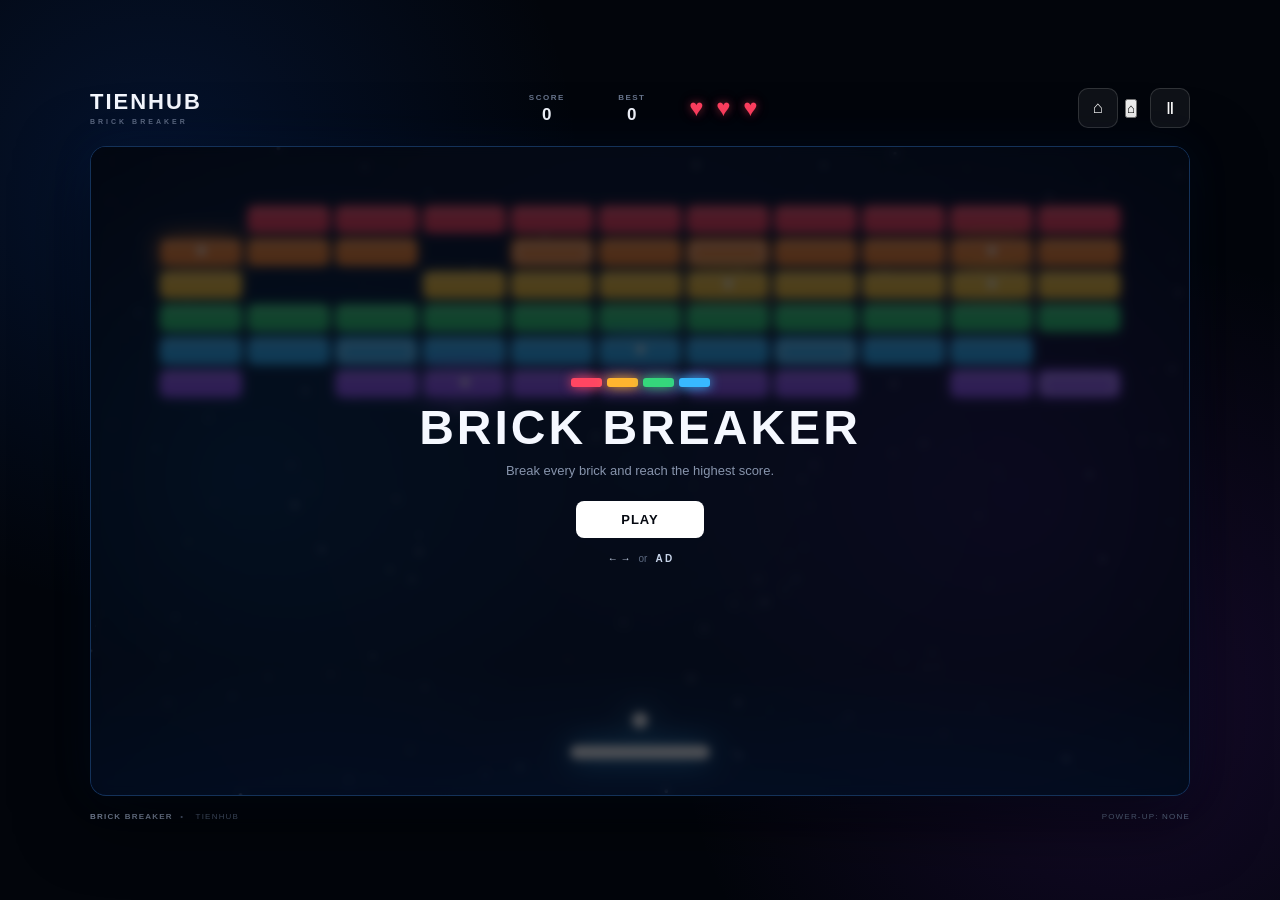
<file: mini-games/brick-breaker/index.html>
<!DOCTYPE html>
<html lang="en">
<head>
    <meta charset="UTF-8">

    <meta
        name="viewport"
        content="width=device-width, initial-scale=1.0"
    >

    <title>TienHub - Brick Breaker</title>

    <!-- QUAN TRỌNG: style.css nằm cùng thư mục -->
    <link rel="stylesheet" href="./style.css">
</head>

<body>

<div class="game-wrapper">

    <!-- =========================
         TOP BAR
    ========================== -->

    <header class="topbar">

        <div class="brand">
            <div>TIENHUB</div>
            <small>BRICK BREAKER</small>
        </div>


        <div class="stats">

            <div class="stat">
                <small>SCORE</small>
                <strong id="score">0</strong>
            </div>

            <div class="stat">
                <small>BEST</small>
                <strong id="best">0</strong>
            </div>

            <div class="stat hearts-stat">
                <strong id="lives">♥ ♥ ♥</strong>
            </div>

        </div>


        <div class="top-actions">

            <button
                id="menuBtn"
                class="icon-btn"
                type="button"
                title="Back to Menu"
            >
                ⌂
            </button>

            <button
                id="pauseBtn"
                class="icon-btn"
                type="button"
                title="Pause"
            >
                Ⅱ
            </button>

        </div>

    </header>


    <!-- =========================
         GAME
    ========================== -->

    <main class="game-shell">

        <canvas
            id="gameCanvas"
            width="1100"
            height="650"
        ></canvas>


        <!-- GAME OVERLAY -->

        <div
            id="overlay"
            class="overlay"
        >

            <div class="menu-card">

                <div class="mini-bricks">
                    <span></span>
                    <span></span>
                    <span></span>
                    <span></span>
                </div>


                <h1 id="menuTitle">
                    BRICK BREAKER
                </h1>


                <p id="menuText">
                    Break every brick and reach the highest score.
                </p>


                <button
                    id="playBtn"
                    class="play-btn"
                    type="button"
                >
                    PLAY
                </button>


                <div class="controls">
                    <span>← →</span>
                    <span>or</span>
                    <span>A D</span>
                </div>

            </div>

        </div>

    </main>


    <!-- =========================
         FOOTER
    ========================== -->

    <footer>

        <div>
            <b>BRICK BREAKER</b>
            <span>•</span>
            <span>TIENHUB</span>
        </div>


        <div id="powerText">
            POWER-UP: NONE
        </div>

    </footer>

</div>


<script src="./main.js"></script>

</body>
</html>
</file>
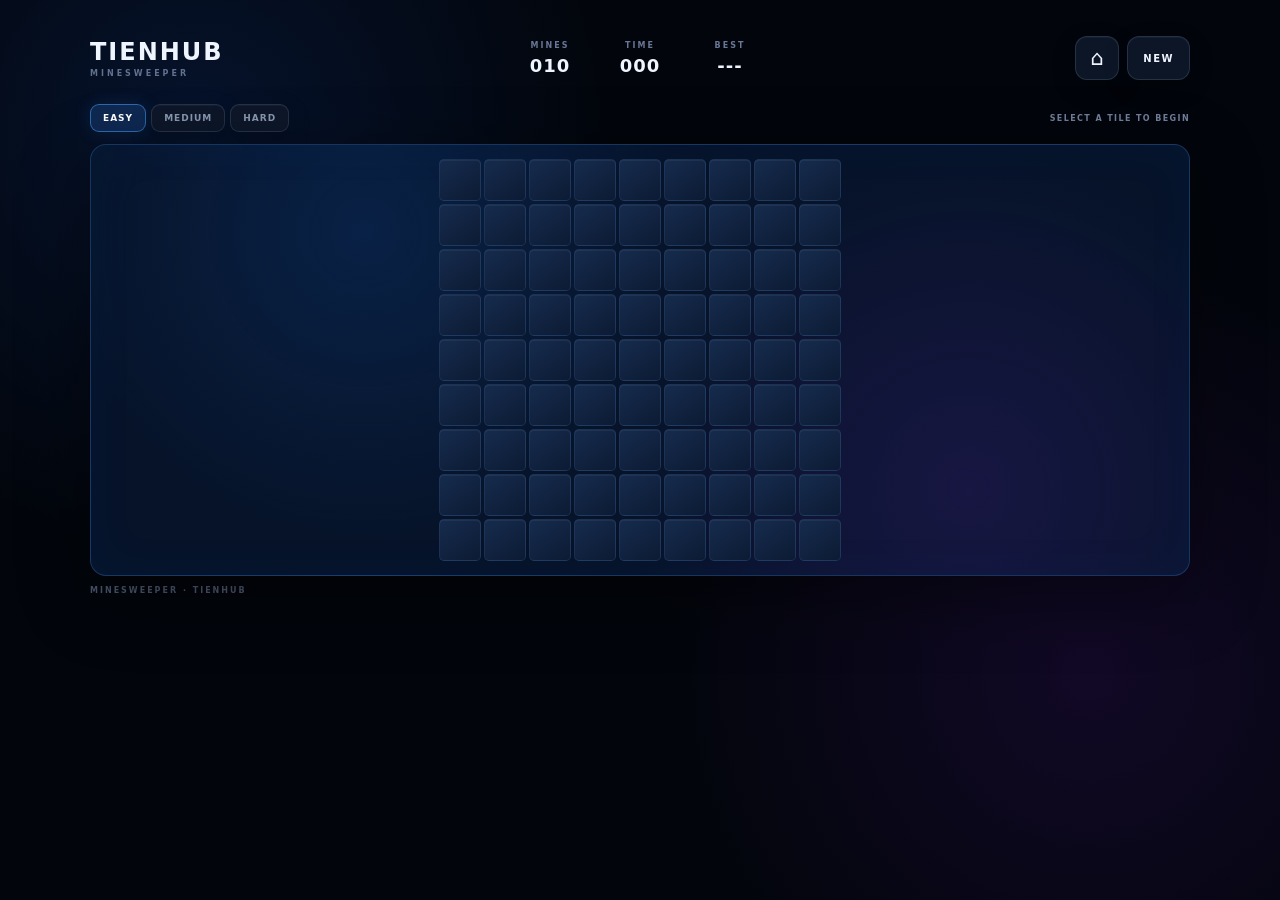
<file: mini-games/minesweeper/index.html>
<!DOCTYPE html>
<html lang="en">
<head>
  <meta charset="UTF-8">
  <meta name="viewport" content="width=device-width,initial-scale=1,viewport-fit=cover,user-scalable=no">
  <title>TienHub - Minesweeper</title>
  <link rel="stylesheet" href="style.css">
</head>
<body>
  <main class="game-wrapper">
    <header class="topbar">
      <div class="brand">
        <strong>TIENHUB</strong>
        <span>MINESWEEPER</span>
      </div>

      <div class="stats">
        <div class="stat">
          <small>MINES</small>
          <strong id="mineCount">010</strong>
        </div>
        <div class="stat">
          <small>TIME</small>
          <strong id="timer">000</strong>
        </div>
        <div class="stat">
          <small>BEST</small>
          <strong id="best">---</strong>
        </div>
      </div>

      <div class="actions">
        <button id="menuBtn" class="icon-btn" title="Back to Menu">⌂</button>
        <button id="newBtn" class="new-btn">NEW</button>
      </div>
    </header>

    <section class="controlbar">
      <div class="difficulty" id="difficulty">
        <button data-level="easy" class="active">EASY</button>
        <button data-level="medium">MEDIUM</button>
        <button data-level="hard">HARD</button>
      </div>
      <div class="status" id="status">SELECT A TILE TO BEGIN</div>
    </section>

    <section class="board-shell">
      <div id="board" class="board" aria-label="Minesweeper grid"></div>
      <div id="overlay" class="overlay hidden">
        <div class="result-card">
          <div id="resultIcon" class="result-icon">💥</div>
          <h1 id="resultTitle">GAME OVER</h1>
          <p id="resultText">You hit a mine.</p>
          <button id="againBtn" class="play-btn">PLAY AGAIN</button>
        </div>
      </div>
    </section>

    <p class="mobile-help">Tap to reveal · Press and hold to flag</p>
    <footer>MINESWEEPER · TIENHUB</footer>
  </main>

  <script src="main.js"></script>
</body>
</html>
</file>
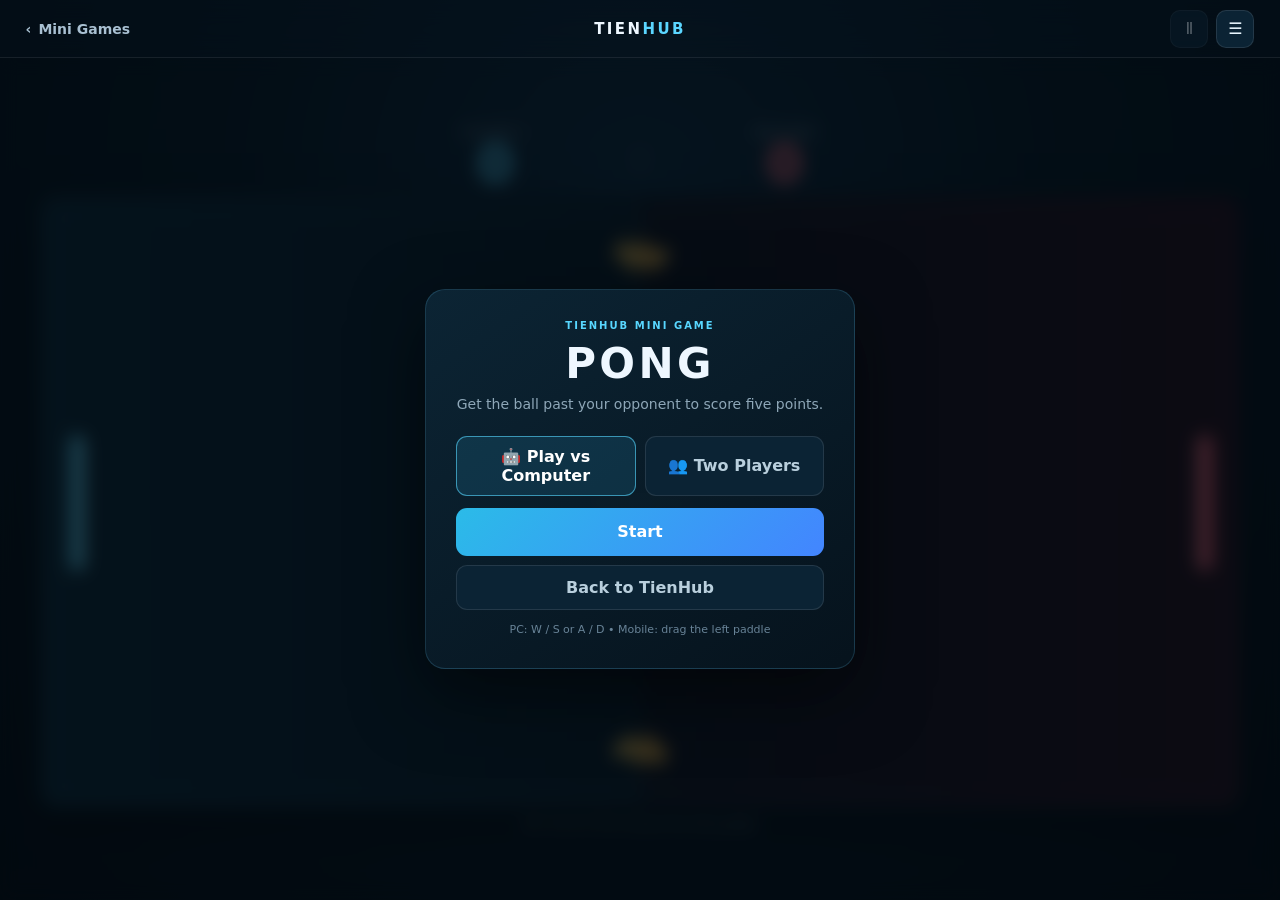
<file: mini-games/pong/index.html>
<!DOCTYPE html>
<html lang="en">
<head>
  <meta charset="UTF-8">
  <meta name="viewport" content="width=device-width,initial-scale=1,maximum-scale=1,user-scalable=no,viewport-fit=cover">
  <meta name="theme-color" content="#061522">
  <title>Pong - TienHub</title>
  <link rel="stylesheet" href="style.css">
</head>
<body>
  <main class="pong-app">
    <header class="game-topbar">
      <a class="back-btn" id="backBtn" href="../../pages/mini-game.html" aria-label="Back to Mini Games">‹ <span>Mini Games</span></a>
      <div class="brand">TIEN<span>HUB</span></div>
      <div class="top-actions">
        <button id="pauseBtn" type="button" disabled>Ⅱ</button>
        <button id="menuBtn" type="button">☰</button>
      </div>
    </header>

    <section class="game-shell">
      <div class="scoreboard" aria-live="polite">
        <div class="score-block player-one"><span>PLAYER 1</span><strong id="scoreLeft">0</strong></div>
        <div class="score-divider">:</div>
        <div class="score-block player-two"><span id="rightLabel">PLAYER 2</span><strong id="scoreRight">0</strong></div>
      </div>

      <div class="canvas-wrap" id="canvasWrap">
        <canvas id="pongCanvas" aria-label="Pong Court"></canvas>
        <div class="touch-label left-touch">P1<br><small>drag up / down</small></div>
        <div class="touch-label right-touch">P2<br><small>drag up / down</small></div>
      </div>

      <div class="game-hint" id="gameHint">P1: W / S or A / D &nbsp; • &nbsp; P2: ↑ / ↓ or ← / →</div>

      <div class="menu-panel" id="menuPanel">
        <div class="menu-card">
          <div class="menu-eyebrow">TIENHUB MINI GAME</div>
          <h1>PONG</h1>
          <p>Get the ball past your opponent to score five points.</p>
          <div class="mode-grid">
            <button class="mode-btn active" data-mode="ai" type="button">🤖 Play vs Computer</button>
            <button class="mode-btn" data-mode="2p" type="button">👥 Two Players</button>
          </div>
          <button class="primary-btn" id="startBtn" type="button">Start</button>
          <button class="secondary-btn hub-menu-btn" id="hubMenuBtn" type="button">Back to TienHub</button>
          <div class="controls-note" id="controlsNote">Desktop: W / S &nbsp; • &nbsp; Mobile: drag the left paddle</div>
        </div>
      </div>

      <div class="pause-panel" id="pausePanel" hidden>
        <div class="small-panel">
          <div class="menu-eyebrow">PAUSED</div>
          <h2>Game Paused</h2>
          <button class="primary-btn" id="resumeBtn" type="button">Continue</button>
          <button class="secondary-btn" id="restartBtn" type="button">Play Again</button>
        </div>
      </div>

      <div class="result-panel" id="resultPanel" hidden>
        <div class="small-panel">
          <div class="menu-eyebrow">GAME OVER</div>
          <h2 id="resultTitle">PLAYER 1 WINS</h2>
          <p id="resultScore">5 : 3</p>
          <button class="primary-btn" id="againBtn" type="button">Play Again</button>
          <button class="secondary-btn" id="resultMenuBtn" type="button">Back to Pong Menu</button>
        </div>
      </div>

      <div class="rotate-panel" id="rotatePanel">
        <div>
          <div class="rotate-icon">↻</div>
          <h2>Rotate Your Phone</h2>
          <p>Pong works best in landscape mode.</p>
        </div>
      </div>
    </section>
  </main>
  <script src="main.js"></script>
</body>
</html>
</file>
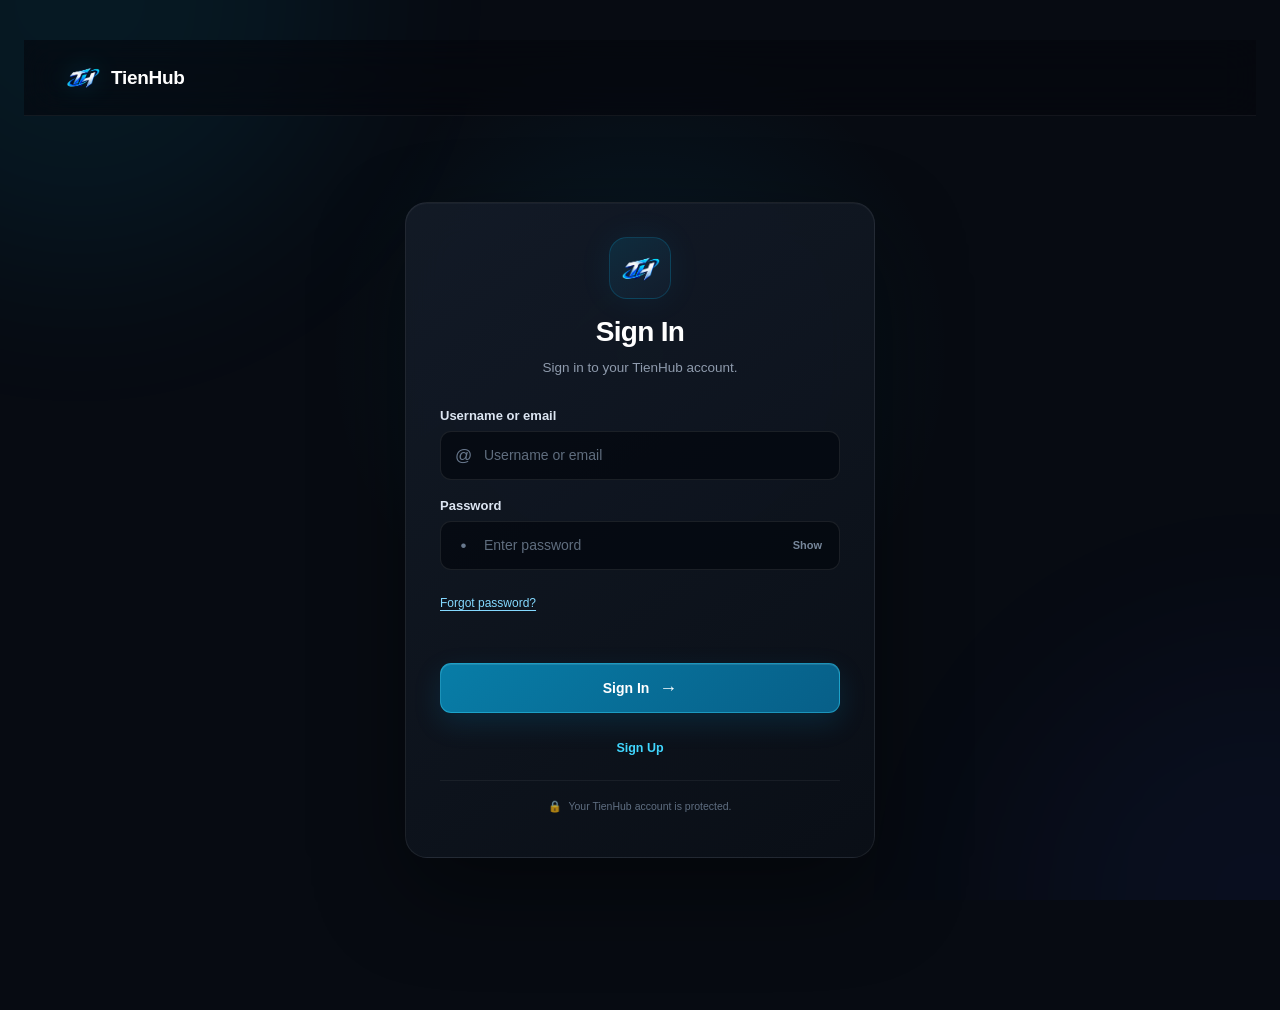
<file: pages/auth.html>
<!DOCTYPE html>
<html lang="en">

<head>

    <meta charset="UTF-8">

    <meta
        name="viewport"
        content="width=device-width, initial-scale=1.0"
    >

    <title>TienHub — Sign In</title>

    <link
        rel="icon"
        type="image/png"
        href="../assets/icon/tienhub-mark.png"
    >

    <link
        rel="stylesheet"
        href="../css/global.css"
    >

    <link
        rel="stylesheet"
        href="../css/auth.css?v=20261009-account042"
    >

</head>


<body class="auth-page">


    <!-- =====================================================
         BACKGROUND
    ====================================================== -->

    <div class="auth-background">

        <div class="auth-glow auth-glow-one"></div>
        <div class="auth-glow auth-glow-two"></div>

        <div class="auth-grid"></div>

    </div>



    <!-- =====================================================
         AUTH HEADER
    ====================================================== -->

    <header class="auth-header">

        <a
            href="../index.html"
            class="auth-brand"
            aria-label="TienHub"
        >

            <img
                src="../assets/icon/tienhub-mark.png"
                alt="TienHub"
            >

            <span>TienHub</span>

        </a>

    </header>



    <!-- =====================================================
         AUTH MAIN
    ====================================================== -->

    <main class="auth-main">


        <section
            class="auth-card"
            aria-label="TienHub Account"
        >


            <!-- TOP -->

            <div class="auth-card-top">

                <div class="auth-logo">

                    <img
                        src="../assets/icon/tienhub-mark.png"
                        alt=""
                    >

                </div>


                <h1
                    class="auth-title"
                    id="authTitle"
                >
                    Sign In
                </h1>


                <p
                    class="auth-subtitle"
                    id="authSubtitle"
                >
                    Sign in to your TienHub account.
                </p>

            </div>



            <!-- =================================================
                 LOGIN FORM
            ================================================== -->

            <form
                class="auth-form auth-form-login"
                id="loginForm"
                novalidate
            >


                <div class="auth-field">

                    <label
                        for="loginUsername"
                    >
                        Username
                    </label>

                    <div class="auth-input-wrap">

                        <span class="auth-input-icon">
                            @
                        </span>

                        <input
                            id="loginUsername"
                            name="username"
                            type="text"
                            autocomplete="username"
                            placeholder="Username or email"
                            maxlength="254"
                            required
                        >

                    </div>

                </div>



                <div class="auth-field">

                    <div class="auth-label-row">

                        <label
                            for="loginPassword"
                        >
                            Password
                        </label>

                    </div>


                    <div class="auth-input-wrap">

                        <span class="auth-input-icon">
                            •
                        </span>

                        <input
                            id="loginPassword"
                            name="password"
                            type="password"
                            autocomplete="current-password"
                            placeholder="Enter password"
                            required
                        >

                        <button
                            class="auth-password-toggle"
                            type="button"
                            data-target="loginPassword"
                            aria-label="Show password"
                        >
                            Show
                        </button>

                    </div>

                </div>



                
                <div class="auth-help-links">
                    <button type="button" id="forgotPasswordBtn">Forgot password?</button>

                </div>

                <p
                    class="auth-message"
                    id="loginMessage"
                    aria-live="polite"
                ></p>



                <button
                    class="auth-submit"
                    type="submit"
                >

                    <span>Sign In</span>

                    <span class="auth-submit-arrow">
                        →
                    </span>

                </button>


            </form>



            <!-- =================================================
                 REGISTER FORM
            ================================================== -->

            <form
                class="auth-form auth-form-register"
                id="registerForm"
                novalidate
                hidden
            >


                <div class="auth-field">

                    <label
                        for="registerUsername"
                    >
                        Username
                    </label>

                    <div class="auth-input-wrap">

                        <span class="auth-input-icon">
                            @
                        </span>

                        <input
                            id="registerUsername"
                            name="username"
                            type="text"
                            autocomplete="username"
                            placeholder="Choose a username"
                            maxlength="20"
                            required
                        >

                    </div>

                    <small class="auth-hint">
                        3–20 characters: letters, numbers and underscores only.
                    </small>

                </div>



                <div class="auth-field" id="registerEmailField" hidden>
                    <label for="registerEmail">Email</label>
                    <div class="auth-input-wrap">
                        <span class="auth-input-icon">@</span>
                        <input id="registerEmail" name="email" type="email"
                            autocomplete="email" placeholder="email@example.com"
                            maxlength="254" inputmode="email">
                    </div>

                </div>


                <div class="auth-field" id="registerCodeField">
                    <label for="registerCode">Verification Code</label>
                    <div class="auth-code-row">
                        <div class="auth-input-wrap">
                            <span class="auth-input-icon">#</span>
                            <input id="registerCode" name="code" type="text" inputmode="numeric"
                                pattern="[0-9]{6}" maxlength="6" autocomplete="one-time-code"
                                placeholder="Enter the 6-digit code" required>
                        </div>
                        <button id="sendRegisterCode" class="auth-send-code" type="button">Send Code</button>
                    </div>
                    <p class="auth-message" id="codeMessage" aria-live="polite"></p>
                </div>
                <div class="auth-field">

                    <label
                        for="registerPassword"
                    >
                        Password
                    </label>

                    <div class="auth-input-wrap">

                        <span class="auth-input-icon">
                            •
                        </span>

                        <input
                            id="registerPassword"
                            name="password"
                            type="password"
                            autocomplete="new-password"
                            placeholder="Create password"
                            required
                        >

                        <button
                            class="auth-password-toggle"
                            type="button"
                            data-target="registerPassword"
                            aria-label="Show password"
                        >
                            Show
                        </button>

                    </div>

                    <small class="auth-hint">
                        Password must be at least 6 characters.
                    </small>

                </div>



                <div class="auth-field">

                    <label
                        for="registerPasswordConfirm"
                    >
                        Confirm password
                    </label>

                    <div class="auth-input-wrap">

                        <span class="auth-input-icon">
                            •
                        </span>

                        <input
                            id="registerPasswordConfirm"
                            name="passwordConfirm"
                            type="password"
                            autocomplete="new-password"
                            placeholder="Confirm password"
                            required
                        >

                        <button
                            class="auth-password-toggle"
                            type="button"
                            data-target="registerPasswordConfirm"
                            aria-label="Show password"
                        >
                            Show
                        </button>

                    </div>

                </div>



                <p
                    class="auth-message"
                    id="registerMessage"
                    aria-live="polite"
                ></p>



                <button
                    class="auth-submit"
                    type="submit"
                >

                    <span>Sign Up</span>

                    <span class="auth-submit-arrow">
                        →
                    </span>

                </button>


            </form>



            <!-- =================================================
                 SWITCH
            ================================================== -->

            <div class="auth-switch">

                <span id="switchText">
                    Don’t have an account?
                </span>

                <button
                    type="button"
                    id="switchAuth"
                >
                    Sign Up
                </button>

            </div>



            <form class="auth-form auth-form-recovery" id="recoveryForm" novalidate hidden>
                <div class="auth-recovery-step" id="recoveryEmailStep">
                    <div class="auth-field">
                        <label for="recoveryEmail">Registered or linked email</label>
                        <div class="auth-input-wrap">
                            <span class="auth-input-icon">@</span>
                            <input id="recoveryEmail" type="email" autocomplete="email"
                                placeholder="tenban@gmail.com" maxlength="254" required>
                        </div>
                    </div>
                </div>

                <div class="auth-recovery-step" id="recoveryCodeStep" hidden>
                    <div class="auth-field">
                        <label for="recoveryCode">Verification Code</label>
                        <div class="auth-input-wrap">
                            <span class="auth-input-icon">#</span>
                            <input id="recoveryCode" type="text" inputmode="numeric"
                                autocomplete="one-time-code" pattern="[0-9]{6}"
                                placeholder="Enter the 6-digit code" maxlength="6">
                        </div>
                    </div>
                    <button type="button" id="recoveryResend" class="auth-recovery-inline">Resend Code</button>
                </div>

                <div class="auth-recovery-step" id="recoveryPasswordStep" hidden>
                    <div class="auth-field">
                        <label for="recoveryNewPassword">New Password</label>
                        <div class="auth-input-wrap">
                            <span class="auth-input-icon">•</span>
                            <input id="recoveryNewPassword" type="password" autocomplete="new-password"
                                placeholder="At least 10 characters" minlength="10" maxlength="128">
                            <button type="button" class="auth-password-toggle" data-target="recoveryNewPassword">Show</button>
                        </div>
                    </div>
                    <div class="auth-field">
                        <label for="recoveryConfirmPassword">Confirm New Password</label>
                        <div class="auth-input-wrap">
                            <span class="auth-input-icon">•</span>
                            <input id="recoveryConfirmPassword" type="password" autocomplete="new-password"
                                placeholder="Confirm password" minlength="10" maxlength="128">
                            <button type="button" class="auth-password-toggle" data-target="recoveryConfirmPassword">Show</button>
                        </div>
                    </div>
                </div>
                <p class="auth-message" id="recoveryMessage" aria-live="polite"></p>
                <button class="auth-submit" id="recoverySubmit" type="submit">Send Verification Code <span aria-hidden="true">→</span></button>
                <button class="auth-recovery-back" id="returnLoginBtn" type="button">← Back to Sign In</button>
            </form>

            <!-- =================================================
                 SECURITY NOTE
            ================================================== -->

            <div class="auth-security">

                <span class="auth-security-icon">
                    🔒
                </span>

                <span>
                    Your TienHub account is protected.
                </span>

            </div>


        </section>

    </main>



    <!-- =====================================================
         AUTH SCRIPT
    ====================================================== -->

    <script src="../js/auth.js?v=20261009-desktop-deeplinks1"></script>

</body>

</html>
</file>
<file: mini-games/brick-breaker/style.css>
/* =====================================================
   TIENHUB - BRICK BREAKER
   Responsive stylesheet
===================================================== */

* {
    box-sizing: border-box;
    margin: 0;
    padding: 0;
}

html,
body {
    width: 100%;
    min-height: 100%;
}

body {
    min-height: 100vh;
    display: flex;
    align-items: center;
    justify-content: center;
    padding: 12px;
    overflow: hidden;

    background:
        radial-gradient(
            circle at 12% 20%,
            rgba(20, 90, 220, 0.17),
            transparent 32%
        ),
        radial-gradient(
            circle at 88% 78%,
            rgba(130, 40, 220, 0.15),
            transparent 34%
        ),
        #02050b;

    color: #f5f8ff;

    font-family:
        Inter,
        -apple-system,
        BlinkMacSystemFont,
        "Segoe UI",
        Arial,
        sans-serif;
}

/* =====================================================
   WRAPPER
===================================================== */

.game-wrapper {
    width: min(
        calc(100vw - 24px),
        calc((100vh - 110px) * 1.6923077),
        1100px
    );

    max-width: 1100px;
    min-width: 0;
}

/* =====================================================
   TOP BAR
===================================================== */

.topbar {
    width: 100%;
    height: 58px;

    display: flex;
    align-items: center;
    justify-content: space-between;

    gap: 18px;
    margin-bottom: 9px;
}

.brand {
    flex: 0 0 auto;

    font-size: 22px;
    line-height: 1;
    font-weight: 900;
    letter-spacing: 2px;
}

.brand small {
    display: block;
    margin-top: 5px;

    color: #5d6a82;
    font-size: 7px;
    letter-spacing: 3px;
    font-weight: 700;
}

/* =====================================================
   STATS
===================================================== */

.stats {
    flex: 1;
    min-width: 0;

    display: flex;
    align-items: center;
    justify-content: center;

    gap: 30px;
}

.stat {
    min-width: 55px;
    text-align: center;
}

.stat small {
    display: block;
    margin-bottom: 4px;

    color: #68758d;
    font-size: 8px;
    letter-spacing: 1.5px;
    font-weight: 700;
}

.stat strong {
    display: block;
    font-size: 17px;
    line-height: 1;
}

/* =====================================================
   HEARTS
===================================================== */

.hearts-stat {
    min-width: auto;
}

.hearts-stat strong {
    color: #ff3f5f;
    font-size: 24px;
    line-height: 1;
    letter-spacing: 3px;
    white-space: nowrap;

    text-shadow:
        0 0 8px rgba(255, 55, 85, 0.45),
        0 0 18px rgba(255, 55, 85, 0.16);
}

/* =====================================================
   TOP ACTIONS
===================================================== */

.top-actions {
    flex: 0 0 auto;

    display: flex;
    align-items: center;
    gap: 7px;
}

.icon-btn {
    width: 40px;
    height: 40px;

    display: flex;
    align-items: center;
    justify-content: center;

    border: 1px solid rgba(255,255,255,0.14);
    border-radius: 10px;

    background: rgba(255,255,255,0.055);
    color: #fff;

    font-size: 17px;
    cursor: pointer;

    transition:
        background .15s ease,
        transform .15s ease,
        border-color .15s ease;
}

.icon-btn:hover {
    background: rgba(255,255,255,0.12);
    border-color: rgba(255,255,255,0.22);
    transform: translateY(-1px);
}

.icon-btn:active {
    transform: translateY(0) scale(.96);
}

/* =====================================================
   GAME AREA
===================================================== */

.game-shell {
    position: relative;

    width: 100%;
    aspect-ratio: 1100 / 650;

    overflow: hidden;

    border: 1px solid rgba(60,150,255,0.30);
    border-radius: 16px;

    background: #030711;

    box-shadow:
        0 20px 70px rgba(0,0,0,0.60),
        0 0 45px rgba(0,100,255,0.08);
}

#gameCanvas {
    display: block;

    width: 100%;
    height: 100%;

    max-width: 100%;
    max-height: 100%;

    background: #030711;
}

/* =====================================================
   OVERLAY
===================================================== */

.overlay {
    position: absolute;
    inset: 0;

    width: 100%;
    height: 100%;

    display: flex;
    align-items: center;
    justify-content: center;

    background: rgba(2,5,12,0.70);

    backdrop-filter: blur(5px);
    -webkit-backdrop-filter: blur(5px);

    opacity: 1;
    visibility: visible;

    transition:
        opacity .2s ease,
        visibility .2s ease;
}

.overlay.hidden {
    opacity: 0;
    visibility: hidden;
    pointer-events: none;
}

.menu-card {
    width: min(90%, 500px);
    padding: 25px;

    text-align: center;
}

.menu-card h1 {
    margin-bottom: 9px;

    font-size: clamp(24px, 4vw, 48px);
    line-height: 1;

    letter-spacing: 3px;
    font-weight: 900;
}

.menu-card p {
    margin-bottom: 21px;

    color: #8794ac;
    font-size: 13px;
    line-height: 1.5;
}

/* =====================================================
   MINI BRICKS
===================================================== */

.mini-bricks {
    display: flex;
    justify-content: center;
    gap: 5px;

    margin-bottom: 17px;
}

.mini-bricks span {
    width: 31px;
    height: 9px;

    border-radius: 3px;

    box-shadow: 0 0 12px currentColor;
}

.mini-bricks span:nth-child(1) {
    background: #ff4662;
    color: #ff4662;
}

.mini-bricks span:nth-child(2) {
    background: #ffb52f;
    color: #ffb52f;
}

.mini-bricks span:nth-child(3) {
    background: #35d77b;
    color: #35d77b;
}

.mini-bricks span:nth-child(4) {
    background: #38b9ff;
    color: #38b9ff;
}

/* =====================================================
   PLAY BUTTON
===================================================== */

.play-btn {
    border: 0;
    border-radius: 8px;

    padding: 11px 45px;

    background: #fff;
    color: #050810;

    font-size: 13px;
    font-weight: 900;
    letter-spacing: 1px;

    cursor: pointer;

    transition:
        transform .15s ease,
        box-shadow .15s ease;
}

.play-btn:hover {
    transform: translateY(-2px);

    box-shadow:
        0 8px 25px rgba(255,255,255,0.20);
}

.play-btn:active {
    transform: translateY(0) scale(.98);
}

/* =====================================================
   CONTROLS
===================================================== */

.controls {
    display: flex;
    justify-content: center;
    align-items: center;
    gap: 8px;

    margin-top: 15px;

    color: #5d6a82;
    font-size: 10px;
}

.controls span:first-child,
.controls span:last-child {
    color: #c8d5ea;
    font-weight: 700;
}

/* =====================================================
   FOOTER
===================================================== */

footer {
    width: 100%;
    height: 20px;

    display: flex;
    align-items: flex-end;
    justify-content: space-between;

    margin-top: 5px;

    color: #4f5d75;
    font-size: 8px;
    letter-spacing: 1.2px;
}

footer b {
    color: #7e8ba1;
}

footer span {
    margin: 0 4px;
}

#powerText {
    color: #60708b;
}

/* =====================================================
   TABLET
===================================================== */

@media (max-width: 800px) {

    body {
        padding: 8px;
    }

    .game-wrapper {
        width: min(
            calc(100vw - 16px),
            calc((100vh - 90px) * 1.6923077)
        );
    }

    .topbar {
        height: 48px;
        gap: 10px;
        margin-bottom: 7px;
    }

    .brand {
        font-size: 18px;
        letter-spacing: 1.5px;
    }

    .brand small {
        font-size: 6px;
        letter-spacing: 2px;
        margin-top: 3px;
    }

    .stats {
        gap: 14px;
    }

    .stat {
        min-width: 40px;
    }

    .stat small {
        font-size: 7px;
    }

    .stat strong {
        font-size: 14px;
    }

    .hearts-stat strong {
        font-size: 19px;
        letter-spacing: 2px;
    }

    .icon-btn {
        width: 35px;
        height: 35px;

        border-radius: 8px;
        font-size: 15px;
    }
}

/* =====================================================
   LANDSCAPE MOBILE
===================================================== */

@media (max-height: 500px) and (orientation: landscape) {

    body {
        padding: 5px 8px;
        overflow: hidden;
    }

    .game-wrapper {
        width: min(
            calc(100vw - 16px),
            calc((100vh - 58px) * 1.6923077)
        );
    }

    .topbar {
        height: 40px;
        margin-bottom: 4px;
    }

    .brand {
        font-size: 14px;
    }

    .brand small {
        font-size: 4px;
        margin-top: 2px;
    }

    .stat small {
        font-size: 5px;
    }

    .stat strong {
        font-size: 11px;
    }

    .hearts-stat strong {
        font-size: 15px;
    }

    .icon-btn {
        width: 30px;
        height: 30px;
        font-size: 12px;
    }

    footer {
        display: none;
    }
}

/* =====================================================
   TOUCH
===================================================== */

@media (hover: none) and (pointer: coarse) {

    .icon-btn {
        -webkit-tap-highlight-color: transparent;
    }

    .play-btn {
        -webkit-tap-highlight-color: transparent;
    }

    .icon-btn:active {
        background: rgba(255,255,255,.16);
    }

    .play-btn:active {
        box-shadow:
            0 5px 20px
            rgba(255,255,255,.18);
    }
}

/* =====================================================
   MOBILE PORTRAIT - TRUE FULL PLAYFIELD
===================================================== */

@media (max-width: 550px) {

    html,
    body {
        width: 100%;
        min-height: 100%;
    }

    body {
        display: block;

        min-height: 100dvh;

        padding:
            max(6px, env(safe-area-inset-top))
            6px
            max(6px, env(safe-area-inset-bottom));

        overflow-x: hidden;
        overflow-y: auto;
    }

    .game-wrapper {
        width: min(
            calc(100vw - 12px),
            calc((100dvh - 62px) * 0.557142857)
        );

        max-width: none;
        margin: 0 auto;
    }

    .topbar {
        height: 44px;

        display: grid;

        grid-template-columns:
            auto
            minmax(0, 1fr)
            auto;

        align-items: center;

        gap: 5px;

        margin-bottom: 6px;
    }

    .brand {
        font-size: 14px;
        letter-spacing: 1px;
    }

    .brand small {
        display: block;
        margin-top: 3px;

        font-size: 4px;
        letter-spacing: 1.5px;
    }

    .stats {
        min-width: 0;
        gap: 6px;
    }

    .stat {
        min-width: 27px;
    }

    .stat small {
        font-size: 5px;
        margin-bottom: 2px;
        letter-spacing: .7px;
    }

    .stat strong {
        font-size: 12px;
    }

    .hearts-stat strong {
        font-size: 16px;
        letter-spacing: 1px;
    }

    .top-actions {
        gap: 4px;
    }

    .icon-btn {
        width: 32px;
        height: 32px;

        border-radius: 8px;
        font-size: 13px;
    }

    /* Full portrait game */
    .game-shell {
        width: 100%;

        aspect-ratio: 390 / 700;

        border-radius: 11px;

        border:
            1px solid
            rgba(60,150,255,.36);

        box-shadow:
            0 12px 45px
            rgba(0,0,0,.60),
            0 0 30px
            rgba(0,100,255,.10);
    }

    #gameCanvas {
        width: 100%;
        height: 100%;
    }

    .overlay {
        padding: 12px;
    }

    .menu-card {
        width: 92%;
        max-width: 360px;
        padding: 14px;
    }

    .menu-card h1 {
        font-size:
            clamp(23px, 7vw, 31px);

        letter-spacing: 2px;
        margin-bottom: 8px;
    }

    .menu-card p {
        font-size: 10px;
        line-height: 1.45;
        margin-bottom: 13px;
    }

    .mini-bricks {
        gap: 4px;
        margin-bottom: 11px;
    }

    .mini-bricks span {
        width: 24px;
        height: 6px;
    }

    .play-btn {
        padding: 9px 32px;
        font-size: 11px;
    }

    .controls {
        margin-top: 9px;
        font-size: 8px;
    }

    footer {
        display: none;
    }
}

/* Small phones */
@media (max-width: 380px) {

    .game-wrapper {
        width: calc(100vw - 10px);
    }

    .topbar {
        height: 42px;
    }

    .brand {
        font-size: 13px;
    }

    .brand small {
        font-size: 4px;
    }

    .stats {
        gap: 4px;
    }

    .stat {
        min-width: 24px;
    }

    .stat small {
        font-size: 4px;
    }

    .stat strong {
        font-size: 10px;
    }

    .hearts-stat strong {
        font-size: 14px;
    }

    .icon-btn {
        width: 30px;
        height: 30px;
        font-size: 12px;
    }
}
</file>
<file: mini-games/minesweeper/style.css>
* {
  box-sizing: border-box;
  -webkit-tap-highlight-color: transparent;
}

:root {
  --bg: #02050b;
  --panel: #071226;
  --line: rgba(70, 160, 255, .25);
  --text: #eef5ff;
  --muted: #71809b;
  --cell: clamp(24px, 4vw, 42px);
}

html, body {
  margin: 0;
  min-height: 100%;
  background:
    radial-gradient(circle at 15% 15%, rgba(28, 93, 220, .16), transparent 32%),
    radial-gradient(circle at 85% 75%, rgba(122, 34, 220, .13), transparent 34%),
    var(--bg);
  color: var(--text);
  font-family: Inter, ui-sans-serif, system-ui, -apple-system, BlinkMacSystemFont, "SF Pro Display", sans-serif;
}

body {
  min-height: 100dvh;
  padding: 24px 16px 70px;
}

.game-wrapper {
  width: min(1100px, 100%);
  margin: 0 auto;
}

.topbar {
  display: grid;
  grid-template-columns: 1fr auto 1fr;
  align-items: center;
  gap: 20px;
  min-height: 68px;
}

.brand strong {
  display: block;
  font-size: 24px;
  letter-spacing: 2px;
}

.brand span {
  display: block;
  margin-top: 3px;
  color: #61718e;
  font-size: 8px;
  font-weight: 800;
  letter-spacing: 3px;
}

.stats {
  display: flex;
  align-items: center;
  justify-content: center;
  gap: 32px;
}

.stat {
  min-width: 58px;
  text-align: center;
}

.stat small {
  display: block;
  color: #687896;
  font-size: 8px;
  font-weight: 800;
  letter-spacing: 2px;
  margin-bottom: 5px;
}

.stat strong {
  font-size: 18px;
  letter-spacing: 1px;
}

.actions {
  display: flex;
  justify-content: flex-end;
  gap: 8px;
}

button {
  border: 0;
  color: var(--text);
  font: inherit;
  cursor: pointer;
}

.icon-btn,
.new-btn,
.difficulty button {
  background: rgba(15, 24, 42, .92);
  border: 1px solid rgba(160, 190, 230, .16);
  box-shadow: inset 0 1px rgba(255,255,255,.04), 0 8px 25px rgba(0,0,0,.2);
}

.icon-btn {
  width: 44px;
  height: 44px;
  border-radius: 12px;
  font-size: 21px;
}

.new-btn {
  height: 44px;
  padding: 0 15px;
  border-radius: 12px;
  font-size: 10px;
  font-weight: 900;
  letter-spacing: 1.5px;
}

button:active {
  transform: translateY(1px) scale(.98);
}

.controlbar {
  display: flex;
  align-items: center;
  justify-content: space-between;
  gap: 14px;
  margin: 12px 0;
}

.difficulty {
  display: flex;
  gap: 5px;
}

.difficulty button {
  padding: 8px 12px;
  border-radius: 9px;
  color: #8998b2;
  font-size: 9px;
  font-weight: 900;
  letter-spacing: 1px;
}

.difficulty button.active {
  color: white;
  background: rgba(55, 140, 255, .2);
  border-color: rgba(70, 160, 255, .55);
  box-shadow: 0 0 18px rgba(50, 140, 255, .14);
}

.status {
  color: #71809b;
  font-size: 8px;
  font-weight: 800;
  letter-spacing: 1.4px;
  text-align: right;
}

.board-shell {
  position: relative;
  width: 100%;
  display: flex;
  justify-content: center;
  padding: 14px;
  border: 1px solid var(--line);
  border-radius: 16px;
  background:
    radial-gradient(circle at 25% 20%, rgba(25, 106, 220, .16), transparent 35%),
    radial-gradient(circle at 80% 80%, rgba(132, 42, 220, .14), transparent 36%),
    #061329;
  box-shadow: 0 20px 70px rgba(0,0,0,.42), inset 0 0 50px rgba(20,100,220,.05);
  overflow: hidden;
}

.board {
  display: grid;
  gap: 3px;
  width: max-content;
  max-width: 100%;
  touch-action: manipulation;
}

.cell {
  width: var(--cell);
  height: var(--cell);
  display: grid;
  place-items: center;
  border-radius: 5px;
  background: linear-gradient(145deg, #162b4d, #0c1b34);
  border: 1px solid rgba(110, 175, 255, .13);
  box-shadow: inset 0 1px rgba(255,255,255,.05);
  color: #fff;
  font-size: clamp(11px, 2vw, 17px);
  font-weight: 900;
  user-select: none;
  transition: transform .08s, background .12s;
}

.cell:not(.open):active {
  transform: scale(.94);
}

.cell.open {
  background: rgba(4, 10, 21, .78);
  border-color: rgba(100, 150, 210, .08);
}

.cell.flag {
  color: #ff4267;
  text-shadow: 0 0 12px rgba(255, 45, 90, .7);
}

.cell.mine {
  background: #ff3157;
  color: #fff;
  box-shadow: 0 0 18px rgba(255, 40, 80, .38);
}

.n1 { color: #55b9ff; }
.n2 { color: #48e394; }
.n3 { color: #ff6378; }
.n4 { color: #c084ff; }
.n5 { color: #ff9b55; }
.n6 { color: #55e5e8; }
.n7 { color: #f5f5f5; }
.n8 { color: #a7b4c8; }

.overlay {
  position: absolute;
  inset: 0;
  display: grid;
  place-items: center;
  padding: 20px;
  background: rgba(1, 5, 13, .68);
  backdrop-filter: blur(6px);
  z-index: 10;
}

.hidden {
  display: none !important;
}

.result-card {
  width: min(360px, 92%);
  padding: 28px 22px;
  text-align: center;
  border: 1px solid rgba(100, 170, 255, .22);
  border-radius: 18px;
  background: rgba(7, 17, 34, .95);
  box-shadow: 0 25px 70px rgba(0,0,0,.5);
}

.result-icon {
  font-size: 34px;
}

.result-card h1 {
  margin: 9px 0 6px;
  font-size: 27px;
  letter-spacing: 2px;
}

.result-card p {
  margin: 0 0 18px;
  color: #91a0b8;
  font-size: 12px;
}

.play-btn {
  padding: 11px 30px;
  border-radius: 9px;
  background: #f4f7fc;
  color: #07101d;
  font-size: 11px;
  font-weight: 950;
  letter-spacing: 1px;
}

.mobile-help {
  display: none;
  margin: 10px 0 0;
  color: #53627a;
  text-align: center;
  font-size: 9px;
  letter-spacing: .8px;
}

footer {
  margin-top: 10px;
  color: #4d5a70;
  font-size: 8px;
  font-weight: 800;
  letter-spacing: 2px;
  display: flex;
  justify-content: space-between;
}

@media (max-width: 700px) {
  body {
    padding: 10px 7px 65px;
  }

  .topbar {
    grid-template-columns: auto 1fr auto;
    gap: 8px;
  }

  .brand strong {
    font-size: 16px;
  }

  .brand span {
    font-size: 5px;
    letter-spacing: 2px;
  }

  .stats {
    gap: 9px;
  }

  .stat {
    min-width: 35px;
  }

  .stat small {
    font-size: 6px;
    letter-spacing: 1px;
  }

  .stat strong {
    font-size: 13px;
  }

  .actions {
    gap: 5px;
  }

  .icon-btn {
    width: 38px;
    height: 38px;
    border-radius: 10px;
    font-size: 17px;
  }

  .new-btn {
    display: none;
  }

  .controlbar {
    align-items: stretch;
    flex-direction: column;
    margin: 6px 0 9px;
  }

  .difficulty {
    width: 100%;
  }

  .difficulty button {
    flex: 1;
    padding: 9px 4px;
    font-size: 8px;
  }

  .status {
    text-align: center;
    font-size: 7px;
  }

  .board-shell {
    padding: 8px;
    border-radius: 12px;
  }

  .board {
    gap: 2px;
  }

  .cell {
    width: clamp(22px, 8.4vw, 34px);
    height: clamp(22px, 8.4vw, 34px);
    border-radius: 4px;
    font-size: clamp(10px, 3.2vw, 15px);
  }

  .mobile-help {
    display: block;
  }

  footer {
    display: none;
  }
}

@media (max-width: 380px) {
  .cell {
    width: clamp(20px, 8vw, 30px);
    height: clamp(20px, 8vw, 30px);
  }

  .brand strong {
    font-size: 14px;
  }

  .stats {
    gap: 5px;
  }
}
</file>
<file: mini-games/pong/style.css>
*{box-sizing:border-box;-webkit-tap-highlight-color:transparent}
html,body{margin:0;width:100%;height:100%;overflow:hidden;background:#061522;color:#eef7ff;font-family:Inter,system-ui,-apple-system,BlinkMacSystemFont,"Segoe UI",sans-serif}
body{touch-action:none;overscroll-behavior:none}
button,a{font:inherit}
button{cursor:pointer}
.pong-app{width:100%;height:100%;display:flex;flex-direction:column;background:radial-gradient(circle at 50% 20%,#12324a 0,#081c2b 42%,#040d15 100%)}
.game-topbar{height:58px;min-height:58px;display:grid;grid-template-columns:1fr auto 1fr;align-items:center;padding:0 clamp(12px,2vw,28px);border-bottom:1px solid rgba(255,255,255,.08);background:rgba(3,12,20,.78);backdrop-filter:blur(12px);z-index:5}
.back-btn{color:#a9c0d2;text-decoration:none;font-size:14px;font-weight:700;display:flex;align-items:center;gap:7px;width:max-content}.back-btn:first-letter{font-size:28px}.back-btn:hover{color:#fff}
.brand{font-weight:900;letter-spacing:.16em;font-size:15px}.brand span{color:#5bd6ff}
.top-actions{display:flex;justify-content:flex-end;gap:8px}.top-actions button{width:38px;height:38px;border:1px solid rgba(255,255,255,.1);border-radius:10px;background:#0b2334;color:#eaf7ff}.top-actions button:disabled{opacity:.35;cursor:default}
.game-shell{position:relative;flex:1;min-height:0;display:flex;flex-direction:column;align-items:center;justify-content:center;padding:8px clamp(8px,2vw,28px) 14px;overflow:hidden}
.scoreboard{height:76px;display:flex;align-items:center;justify-content:center;gap:clamp(22px,7vw,100px);z-index:2}.score-block{text-align:center;min-width:100px}.score-block span{display:block;font-size:10px;letter-spacing:.15em;color:#7894a8;font-weight:800}.score-block strong{display:block;font-size:clamp(30px,5vw,52px);line-height:1;font-variant-numeric:tabular-nums}.player-one strong{color:#58d7ff}.player-two strong{color:#ff7184}.score-divider{color:#476073;font-size:25px;font-weight:800}
.canvas-wrap{position:relative;width:min(94vw,1200px);height:min(calc(100% - 125px),62vh);aspect-ratio:2/1;min-height:240px;border:1px solid rgba(100,190,230,.18);border-radius:16px;overflow:hidden;background:#061522;box-shadow:0 18px 55px rgba(0,0,0,.38),inset 0 0 60px rgba(45,160,210,.06);touch-action:none}
#pongCanvas{display:block;width:100%;height:100%;touch-action:none}
.canvas-wrap:after{content:"";position:absolute;inset:0;pointer-events:none;background:linear-gradient(90deg,rgba(70,210,255,.035),transparent 48%,rgba(255,80,110,.035))}
.game-hint{font-size:12px;color:#7894a8;margin-top:10px;text-align:center}.touch-label{display:none}
.menu-panel,.pause-panel,.result-panel,.rotate-panel{position:absolute;inset:0;display:flex;align-items:center;justify-content:center;background:rgba(2,9,15,.72);backdrop-filter:blur(9px);z-index:10;padding:18px}.menu-card,.small-panel{width:min(430px,92vw);padding:30px;border:1px solid rgba(100,200,240,.18);border-radius:20px;background:linear-gradient(145deg,rgba(12,37,53,.98),rgba(6,19,29,.98));box-shadow:0 25px 70px rgba(0,0,0,.5);text-align:center}.menu-eyebrow{font-size:10px;letter-spacing:.2em;font-weight:900;color:#58d7ff}.menu-card h1{margin:8px 0 6px;font-size:42px;letter-spacing:.08em}.menu-card p,.small-panel p{color:#8ea7b8;font-size:14px;line-height:1.55;margin:0 0 20px}.mode-grid{display:grid;grid-template-columns:1fr 1fr;gap:9px;margin-bottom:12px}.mode-btn,.secondary-btn{border:1px solid rgba(255,255,255,.1);background:#0b2334;color:#b9cfdd;border-radius:11px;min-height:45px;padding:10px 12px;font-weight:800}.mode-btn.active{border-color:rgba(88,215,255,.6);background:rgba(40,150,195,.18);color:#fff}.primary-btn{width:100%;border:0;border-radius:11px;min-height:48px;background:linear-gradient(135deg,#2bbbe8,#4385ff);color:white;font-weight:900}.secondary-btn{width:100%;margin-top:9px}.controls-note{font-size:11px;color:#688397;margin-top:12px;line-height:1.5}
.pause-panel,.result-panel{z-index:9}.small-panel{max-width:360px}.small-panel h2{margin:8px 0 8px;font-size:25px}.small-panel #resultScore{font-size:42px;font-weight:900;color:#fff;margin:2px 0 18px}.rotate-panel{display:none;z-index:20;text-align:center}.rotate-icon{font-size:54px;margin-bottom:5px}.rotate-panel h2{margin:0 0 7px}.rotate-panel p{margin:0;color:#8ea7b8}
@media (hover:hover) and (pointer:fine){.mode-btn:hover,.secondary-btn:hover,.top-actions button:hover{border-color:rgba(88,215,255,.45);color:#fff}}
@media (max-width:700px){.game-topbar{height:48px;min-height:48px}.brand{font-size:12px}.back-btn span{display:none}.top-actions button{width:34px;height:34px}.scoreboard{height:58px;gap:24vw}.score-block{min-width:52px}.score-block span{font-size:8px}.score-block strong{font-size:30px}.canvas-wrap{width:96vw;height:auto;min-height:0;max-height:calc(100% - 110px);aspect-ratio:2/1;border-radius:10px}.game-hint{font-size:10px}.touch-label{display:block;position:absolute;top:50%;transform:translateY(-50%);font-size:9px;line-height:1.25;text-align:center;color:rgba(160,190,205,.26);pointer-events:none;z-index:3}.touch-label small{font-size:7px}.left-touch{left:5%}.right-touch{right:5%}.menu-card{padding:24px 18px}.menu-card h1{font-size:34px}.mode-grid{grid-template-columns:1fr}.game-shell{padding-bottom:8px}}
@media (max-width:700px) and (orientation:portrait){.rotate-panel{display:flex}.menu-panel,.pause-panel,.result-panel{display:none}}
@media (min-width:701px){.canvas-wrap{height:min(calc(100% - 125px),68vh)}}

/* Respect the HTML hidden attribute for game overlays. */
[hidden]{display:none !important;}
</file>
<file: css/global.css>
/* =========================================================
   TIENHUB — GLOBAL CSS
   Header / Navigation / Search / Profile / Footer
========================================================= */


/* =========================================================
   VARIABLES
========================================================= */

:root {
    --bg: #061522;
    --bg-soft: #081b2a;

    --text: #f2f7fa;
    --muted: #849aa8;

    --cyan: #18c8f5;
    --cyan-2: #0aa7d7;

    --line: rgba(72, 191, 235, 0.24);
    --line-soft: rgba(127, 171, 193, 0.14);

    --content: 1360px;
    --nav-height: 62px;
}


/* =========================================================
   RESET
========================================================= */

* {
    box-sizing: border-box;
    margin: 0;
    padding: 0;
}


html {
    min-width: 320px;
    min-height: 100%;

    background: var(--bg);

    scroll-behavior: smooth;
}


body {
    min-width: 320px;
    min-height: 100vh;

    overflow-x: hidden;

    background:
        radial-gradient(
            circle at 50% -10%,
            rgba(15, 90, 126, 0.12),
            transparent 42%
        ),
        var(--bg);

    color: var(--text);

    font-family:
        Inter,
        -apple-system,
        BlinkMacSystemFont,
        "Segoe UI",
        Roboto,
        Arial,
        sans-serif;

    -webkit-font-smoothing: antialiased;
    text-rendering: optimizeLegibility;
}


button,
input {
    font: inherit;
}


button {
    border: 0;
}


a {
    color: inherit;
    text-decoration: none;
}


img {
    display: block;
    max-width: 100%;
}


/* =========================================================
   HEADER
========================================================= */

.site-header {
    position: sticky;
    top: 0;

    z-index: 1000;

    width: 100%;
    height: var(--nav-height);

    border-bottom:
        1px solid rgba(91, 142, 166, 0.13);

    background:
        rgba(5, 17, 28, 0.96);

    backdrop-filter: blur(18px);
    -webkit-backdrop-filter: blur(18px);
}


.nav-shell {
    width: min(100%, var(--content));
    height: 100%;

    margin: 0 auto;

    padding: 0 18px;

    display: flex;
    align-items: center;

    gap: 34px;
}


/* =========================================================
   LOGO
========================================================= */

.brand {
    display: inline-flex;
    align-items: center;

    gap: 10px;

    flex: 0 0 auto;

    color: #f2f7fa;

    transition:
        opacity .18s ease,
        transform .18s ease;
}


.brand:hover {
    opacity: .92;
}


.brand:active {
    transform: scale(.98);
}


.brand-mark {
    width: 36px;
    height: 36px;

    display: grid;
    place-items: center;

    overflow: hidden;
}


.brand-mark img {
    width: 100%;
    height: 100%;

    object-fit: contain;
}


.brand-name {
    white-space: nowrap;

    font-size: 20px;
    font-weight: 800;

    letter-spacing: -.5px;
}


/* =========================================================
   NAVIGATION
========================================================= */

.main-nav {
    height: 100%;

    display: flex;
    align-items: center;

    gap: 4px;
}


.main-nav a {
    position: relative;

    height: 100%;

    padding: 0 14px;

    display: flex;
    align-items: center;

    color: #b0c0ca;

    font-size: 13px;
    font-weight: 650;

    white-space: nowrap;

    transition:
        color .18s ease,
        background .18s ease;
}


.main-nav a:hover {
    color: #ffffff;
}


.main-nav a.active {
    color: #ffffff;

    background:
        rgba(24, 200, 245, .055);
}


.main-nav a::after {
    content: "";

    position: absolute;

    left: 14px;
    right: 14px;
    bottom: 0;

    height: 2px;

    border-radius: 99px;

    background: var(--cyan);

    opacity: 0;

    transform: scaleX(.5);

    transition:
        opacity .18s ease,
        transform .18s ease;
}


.main-nav a.active::after {
    opacity: 1;

    transform: scaleX(1);
}


/* =========================================================
   NAV ACTIONS
========================================================= */

.nav-actions {
    margin-left: auto;

    display: flex;
    align-items: center;

    gap: 12px;

    min-width: 0;
}


/* =========================================================
   SEARCH
========================================================= */

.search {
    position: relative;

    width: 214px;
    height: 34px;

    display: flex;
    align-items: center;
}


.search svg {
    position: absolute;

    left: 11px;

    width: 16px;
    height: 16px;

    fill: none;

    stroke: #8fa9b5;
    stroke-width: 1.8;

    pointer-events: none;

    transition:
        stroke .18s ease;
}


.search input {
    width: 100%;
    height: 100%;

    padding:
        0
        12px
        0
        35px;

    border:
        1px solid rgba(26, 190, 239, .28);

    border-radius: 8px;

    outline: none;

    background:
        rgba(4, 29, 44, .85);

    color: #ffffff;

    font-size: 12px;

    transition:
        border-color .18s ease,
        background .18s ease,
        box-shadow .18s ease;
}


.search input::placeholder {
    color: #708894;
}


.search input:focus {
    border-color:
        rgba(45, 211, 255, .72);

    background:
        rgba(5, 31, 46, .96);

    box-shadow:
        0 0 0 3px rgba(24, 200, 245, .06);
}


.search:focus-within svg {
    stroke: var(--cyan);
}


/* =========================================================
   NAV DIVIDER
========================================================= */

.nav-divider {
    width: 1px;
    height: 22px;

    flex-shrink: 0;

    background:
        rgba(113, 150, 166, .22);
}


/* =========================================================
   PROFILE WRAPPER
========================================================= */

.profile-wrap {
    position: relative;

    flex-shrink: 0;
}


/* =========================================================
   PROFILE BUTTON
========================================================= */

.profile {
    min-width: 0;
    height: 38px;

    display: inline-flex;
    align-items: center;

    gap: 8px;

    padding:
        3px
        11px
        3px
        4px;

    border:
        1px solid rgba(39, 180, 228, .28);

    border-radius: 999px;

    background:
        rgba(9, 32, 47, .82);

    color: #e7f0f4;

    cursor: pointer;

    transition:
        background .18s ease,
        border-color .18s ease,
        box-shadow .18s ease,
        transform .18s ease;
}


.profile:hover {
    background:
        rgba(12, 48, 68, .95);

    border-color:
        rgba(39, 200, 245, .58);

    box-shadow:
        0 5px 18px rgba(0, 0, 0, .20);
}


.profile-wrap.open .profile {
    background:
        rgba(12, 48, 68, .95);

    border-color:
        rgba(39, 200, 245, .65);

    box-shadow:
        0 5px 18px rgba(0, 0, 0, .24);
}


.profile:active {
    transform: scale(.98);
}


/* =========================================================
   PROFILE AVATAR
========================================================= */

.profile-avatar {
    width: 30px;
    height: 30px;

    flex: 0 0 30px;

    display: grid;
    place-items: center;

    border-radius: 50%;

    background:
        linear-gradient(
            145deg,
            #19c8f5,
            #08749d
        );

    color: #ffffff;

    font-size: 12px;
    font-weight: 850;

    box-shadow:
        inset 0 0 0 1px rgba(255,255,255,.16),
        0 2px 8px rgba(0,0,0,.22);
}


/* =========================================================
   PROFILE NAME
========================================================= */

.profile-name {
    max-width: 110px;

    overflow: hidden;

    text-overflow: ellipsis;

    white-space: nowrap;

    color: #e7f0f4;

    font-size: 12px;
    font-weight: 700;
}


/* =========================================================
   PROFILE DROPDOWN
========================================================= */

.profile-menu {
    position: absolute;

    top: calc(100% + 9px);
    right: 0;

    width: 220px;

    padding: 7px;

    border:
        1px solid rgba(40, 190, 237, .32);

    border-radius: 14px;

    background:
        linear-gradient(
            180deg,
            rgba(11, 35, 51, .98),
            rgba(6, 23, 35, .98)
        );

    box-shadow:
        0 18px 45px rgba(0, 0, 0, .38),
        0 0 20px rgba(24, 200, 245, .06);

    opacity: 0;

    visibility: hidden;

    pointer-events: none;

    transform:
        translateY(-7px)
        scale(.98);

    transform-origin:
        top right;

    transition:
        opacity .18s ease,
        transform .22s ease,
        visibility .22s ease;
}


.profile-wrap.open .profile-menu {
    opacity: 1;

    visibility: visible;

    pointer-events: auto;

    transform:
        translateY(0)
        scale(1);
}


/* =========================================================
   PROFILE MENU HEADER
========================================================= */

.profile-menu-head {
    padding:
        10px
        10px
        9px;

    border-bottom:
        1px solid rgba(127, 171, 193, .13);
}


.profile-menu-head strong {
    display: block;

    margin-bottom: 3px;

    color: #f2f7fa;

    font-size: 13px;
    font-weight: 750;
}


.profile-menu-head span {
    display: block;

    color: #849aa8;

    font-size: 10px;

    line-height: 1.4;
}


/* =========================================================
   PROFILE MENU ITEMS
========================================================= */

.profile-menu a,
.profile-menu button {
    width: 100%;
    min-height: 36px;

    display: flex;
    align-items: center;

    padding: 0 10px;

    border-radius: 8px;

    background: transparent;

    color: #dce9ee;

    font-size: 11px;

    cursor: pointer;

    transition:
        background .16s ease,
        color .16s ease;
}


.profile-menu a:hover,
.profile-menu button:hover {
    background:
        rgba(24, 200, 245, .10);

    color: #ffffff;
}


.profile-logout {
    margin-top: 3px;

    border-top:
        1px solid rgba(127, 171, 193, .11) !important;

    color:
        #ff9d9d !important;
}


/* =========================================================
   FOOTER
========================================================= */

.site-footer {
    margin-top: 30px;

    border-top:
        1px solid rgba(37, 181, 230, .22);

    background:
        #04121d;
}


.footer-inner {
    width: min(100%, var(--content));

    margin: 0 auto;

    padding:
        28px
        18px
        24px;

    display: grid;

    grid-template-columns:
        1.8fr
        .8fr
        .8fr
        .9fr
        1.4fr;

    gap: 36px;
}


/* =========================================================
   FOOTER BRAND
========================================================= */

.footer-brand {
    max-width: 300px;
}


.footer-logo {
    display: inline-flex;
    align-items: center;

    gap: 9px;

    margin-bottom: 8px;

    font-size: 18px;
}


.footer-logo img {
    width: 32px;
    height: 32px;

    object-fit: contain;
}


.footer-logo strong {
    color: #f2f7fa;

    font-weight: 800;
}


.footer-brand p {
    margin: 0;

    color: #8096a4;

    font-size: 11px;

    line-height: 1.6;
}


/* =========================================================
   FOOTER COLUMNS
========================================================= */

.footer-column {
    display: flex;

    flex-direction: column;

    align-items: flex-start;

    gap: 7px;
}


.footer-column strong {
    margin:
        2px 0
        4px;

    color: #dce9ee;

    font-size: 11px;

    font-weight: 800;

    letter-spacing: .04em;
}


.footer-column a {
    color: #8399a6;

    font-size: 11px;

    transition:
        color .18s ease;
}


.footer-column a:hover {
    color: var(--cyan);
}


/* =========================================================
   SYSTEM STATUS
========================================================= */

.system-status {
    display: flex;

    align-items: center;

    justify-content: flex-end;

    gap: 8px;

    align-self: flex-start;

    color: #778d99;

    font-size: 10px;

    white-space: nowrap;
}


.status-dot {
    width: 7px;
    height: 7px;

    flex: 0 0 7px;

    border-radius: 50%;

    background: #16dc87;

    box-shadow:
        0 0 9px rgba(22, 220, 135, .7);
}


/* =========================================================
   FOOTER BOTTOM
========================================================= */

.footer-bottom {
    width: min(100%, var(--content));

    margin: 0 auto;

    padding:
        13px
        18px
        17px;

    border-top:
        1px solid rgba(101, 151, 169, .09);

    color: #425b67;

    font-size: 9px;

    text-align: center;
}


/* =========================================================
   SCROLLBAR
========================================================= */

::-webkit-scrollbar {
    width: 7px;
}


::-webkit-scrollbar-track {
    background: #061019;
}


::-webkit-scrollbar-thumb {
    border-radius: 999px;

    background:
        rgba(70, 126, 146, .35);
}


::-webkit-scrollbar-thumb:hover {
    background:
        rgba(70, 160, 184, .52);
}


/* =========================================================
   SELECTION
========================================================= */

::selection {
    background:
        rgba(27, 195, 239, .25);

    color: #ffffff;
}


/* =========================================================
   RESPONSIVE — TABLET
========================================================= */

@media (max-width: 980px) {

    .nav-shell {
        gap: 12px;
    }


    .main-nav {
        gap: 0;
    }


    .main-nav a {
        padding:
            0 8px;

        font-size: 12px;
    }


    .main-nav a::after {
        left: 8px;
        right: 8px;
    }


    .search {
        width: 165px;
    }


    .footer-inner {
        grid-template-columns:
            1.5fr
            1fr
            1fr;
    }


    .system-status {
        justify-content: flex-start;

        grid-column: 1 / -1;
    }
}


/* =========================================================
   RESPONSIVE — MOBILE
========================================================= */

@media (max-width: 760px) {

    :root {
        --nav-height: 58px;
    }


    .nav-shell {
        padding:
            0 12px;

        gap: 8px;
    }


    .brand-name {
        display: none;
    }


    .main-nav {
        overflow-x: auto;

        scrollbar-width: none;
    }


    .main-nav::-webkit-scrollbar {
        display: none;
    }


    .main-nav a {
        padding:
            0 7px;

        font-size: 11px;
    }


    .main-nav a::after {
        left: 7px;
        right: 7px;
    }


    .nav-actions {
        gap: 6px;
    }


    .search {
        width: 36px;
    }


    .search input {
        width: 36px;

        padding: 0;

        font-size: 0;

        background: transparent;

        border-color: transparent;
    }


    .search svg {
        left: 9px;
    }


    .nav-divider {
        display: none;
    }


    .profile {
        width: 40px;
        height: 40px;

        padding: 3px;
    }


    .profile-name {
        display: none;
    }


    .profile-menu {
        right: 0;
    }


    .footer-inner {
        grid-template-columns:
            1fr 1fr;

        gap: 28px;
    }


    .footer-brand {
        grid-column:
            1 / -1;

        max-width: none;
    }


    .system-status {
        grid-column:
            1 / -1;
    }
}


/* =========================================================
   RESPONSIVE — SMALL MOBILE
========================================================= */

@media (max-width: 480px) {

    .footer-inner {
        grid-template-columns: 1fr;
    }


    .footer-brand {
        grid-column: auto;
    }


    .system-status {
        grid-column: auto;

        justify-content: flex-start;
    }
}


/* =========================================================
   REDUCED MOTION
========================================================= */

@media (prefers-reduced-motion: reduce) {

    *,
    *::before,
    *::after {
        scroll-behavior: auto !important;

        transition-duration: .01ms !important;

        animation-duration: .01ms !important;

        animation-iteration-count: 1 !important;
    }
}

/* =========================================================
   TIENHUB WALLET — account menu on Home / Mini Games / Download
========================================================= */
.tienhub-wallet-card {
    display: grid;
    grid-template-columns: 31px minmax(0, 1fr);
    align-items: center;
    gap: 9px;
    margin: 8px 3px 7px;
    padding: 10px 9px;
    border: 1px solid rgba(243, 186, 74, .30);
    border-radius: 11px;
    background: linear-gradient(135deg, rgba(75, 56, 23, .47), rgba(18, 47, 60, .72));
}
.tienhub-wallet-coin {
    width: 31px;
    height: 31px;
    display: grid;
    place-items: center;
    border-radius: 50%;
    background: linear-gradient(145deg, #ffe19a, #df9d2b);
    border: 1px solid rgba(255, 238, 174, .72);
    color: #493009;
    font-size: 15px;
    font-weight: 900;
    box-shadow: inset 0 1px 2px rgba(255, 255, 255, .55), 0 2px 8px rgba(0, 0, 0, .25);
}
.tienhub-wallet-details { min-width: 0; }
.tienhub-wallet-label,
.tienhub-wallet-status {
    display: block;
    color: #a8bac6;
    font-size: 10px;
    line-height: 1.4;
}
.tienhub-wallet-balance {
    display: block;
    color: #ffd884;
    font-size: 15px;
    line-height: 1.4;
    font-weight: 800;
    font-variant-numeric: tabular-nums;
    overflow-wrap: anywhere;
}
.tienhub-wallet-status { color: #8ca8b8; }
</file>
<file: css/auth.css>
/* =========================================================
   TIENHUB — AUTH
   Login / Register
========================================================= */


/* =========================================================
   PAGE
========================================================= */

.auth-page {
    position: relative;

    min-height: 100vh;

    overflow: hidden;

    background:
        radial-gradient(
            circle at 50% 35%,
            rgba(0, 190, 255, 0.09),
            transparent 34%
        ),
        #070b12;

    color: #f4f8ff;
}


/* =========================================================
   BACKGROUND
========================================================= */

.auth-background {
    position: fixed;

    inset: 0;

    z-index: 0;

    pointer-events: none;

    overflow: hidden;
}


/* soft light */

.auth-glow {
    position: absolute;

    width: 520px;
    height: 520px;

    border-radius: 50%;

    filter: blur(100px);

    opacity: 0.22;
}


.auth-glow-one {
    top: -260px;
    left: -180px;

    background: rgba(0, 200, 255, 0.35);

    animation: authGlowOne 12s ease-in-out infinite alternate;
}


.auth-glow-two {
    right: -240px;
    bottom: -260px;

    background: rgba(65, 90, 255, 0.25);

    animation: authGlowTwo 15s ease-in-out infinite alternate;
}


@keyframes authGlowOne {

    from {
        transform: translate3d(0, 0, 0) scale(1);
    }

    to {
        transform: translate3d(80px, 60px, 0) scale(1.15);
    }

}


@keyframes authGlowTwo {

    from {
        transform: translate3d(0, 0, 0) scale(1);
    }

    to {
        transform: translate3d(-70px, -50px, 0) scale(1.12);
    }

}


/* =========================================================
   GRID
========================================================= */

.auth-grid {
    position: absolute;

    inset: 0;

    opacity: 0.16;

    background-image:
        linear-gradient(
            rgba(255, 255, 255, 0.025) 1px,
            transparent 1px
        ),
        linear-gradient(
            90deg,
            rgba(255, 255, 255, 0.025) 1px,
            transparent 1px
        );

    background-size: 52px 52px;

    mask-image:
        radial-gradient(
            ellipse at center,
            black 0%,
            transparent 72%
        );

    -webkit-mask-image:
        radial-gradient(
            ellipse at center,
            black 0%,
            transparent 72%
        );
}


/* =========================================================
   HEADER
========================================================= */

.auth-header {
    position: relative;

    z-index: 5;

    height: 76px;

    display: flex;

    align-items: center;

    padding: 0 42px;

    border-bottom: 1px solid rgba(255, 255, 255, 0.055);

    background: rgba(5, 8, 14, 0.62);

    backdrop-filter: blur(18px);

    -webkit-backdrop-filter: blur(18px);
}


.auth-brand {
    display: inline-flex;

    align-items: center;

    gap: 11px;

    color: #ffffff;

    text-decoration: none;

    font-size: 19px;

    font-weight: 800;

    letter-spacing: -0.3px;
}


.auth-brand img {
    width: 34px;
    height: 34px;

    object-fit: contain;

    filter:
        drop-shadow(
            0 0 12px rgba(0, 195, 255, 0.22)
        );
}


/* =========================================================
   MAIN
========================================================= */

.auth-main {
    position: relative;

    z-index: 2;

    min-height: calc(100vh - 76px);

    display: flex;

    align-items: center;

    justify-content: center;

    padding: 54px 20px 70px;
}


/* =========================================================
   CARD
========================================================= */

.auth-card {
    width: min(100%, 438px);

    padding: 34px 34px 27px;

    border: 1px solid rgba(255, 255, 255, 0.075);

    border-radius: 22px;

    background:
        linear-gradient(
            145deg,
            rgba(19, 27, 39, 0.96),
            rgba(10, 15, 23, 0.97)
        );

    box-shadow:
        0 35px 90px rgba(0, 0, 0, 0.42),
        inset 0 1px 0 rgba(255, 255, 255, 0.035);

    backdrop-filter: blur(22px);

    -webkit-backdrop-filter: blur(22px);

    animation: authCardIn 0.55s cubic-bezier(
        0.22,
        1,
        0.36,
        1
    );
}


@keyframes authCardIn {

    from {
        opacity: 0;

        transform:
            translateY(18px)
            scale(0.985);
    }

    to {
        opacity: 1;

        transform:
            translateY(0)
            scale(1);
    }

}


/* =========================================================
   TOP
========================================================= */

.auth-card-top {
    text-align: center;

    margin-bottom: 29px;
}


.auth-logo {
    width: 62px;
    height: 62px;

    margin: 0 auto 17px;

    display: flex;

    align-items: center;
    justify-content: center;

    border-radius: 18px;

    border: 1px solid rgba(0, 200, 255, 0.18);

    background:
        linear-gradient(
            145deg,
            rgba(0, 190, 255, 0.12),
            rgba(45, 65, 110, 0.13)
        );

    box-shadow:
        0 0 35px rgba(0, 190, 255, 0.07);
}


.auth-logo img {
    width: 39px;
    height: 39px;

    object-fit: contain;
}


.auth-title {
    margin: 0;

    color: #ffffff;

    font-size: 28px;

    line-height: 1.15;

    font-weight: 800;

    letter-spacing: -0.7px;
}


.auth-subtitle {
    max-width: 330px;

    margin: 9px auto 0;

    color: #8f9bad;

    font-size: 13.5px;

    line-height: 1.55;
}


/* =========================================================
   FORM
========================================================= */

.auth-form {
    display: flex;

    flex-direction: column;

    gap: 18px;
}


.auth-form[hidden] {
    display: none;
}


.auth-field {
    display: flex;

    flex-direction: column;

    gap: 8px;
}


.auth-field label {
    color: #dce5f2;

    font-size: 13px;

    font-weight: 650;
}


.auth-label-row {
    display: flex;

    align-items: center;

    justify-content: space-between;
}


/* =========================================================
   INPUT
========================================================= */

.auth-input-wrap {
    position: relative;

    display: flex;

    align-items: center;
}


.auth-input-icon {
    position: absolute;

    left: 15px;

    z-index: 2;

    width: 17px;

    color: #68788d;

    font-size: 17px;

    line-height: 1;

    text-align: center;

    pointer-events: none;

    transition:
        color 0.2s ease;
}


.auth-input-wrap:focus-within
.auth-input-icon {
    color: #42d7ff;
}


.auth-input-wrap input {
    width: 100%;

    height: 49px;

    padding:
        0 16px
        0 43px;

    border: 1px solid rgba(255, 255, 255, 0.085);

    border-radius: 11px;

    outline: none;

    color: #f5f9ff;

    background: rgba(4, 8, 14, 0.72);

    font-family: inherit;

    font-size: 14px;

    transition:
        border-color 0.2s ease,
        background 0.2s ease,
        box-shadow 0.2s ease,
        transform 0.2s ease;
}


.auth-input-wrap input::placeholder {
    color: #5f6d7e;
}


.auth-input-wrap input:hover {
    border-color: rgba(255, 255, 255, 0.13);
}


.auth-input-wrap input:focus {
    border-color: rgba(35, 205, 255, 0.65);

    background: rgba(5, 11, 18, 0.88);

    box-shadow:
        0 0 0 3px rgba(35, 205, 255, 0.08),
        0 0 24px rgba(35, 205, 255, 0.06);
}


/* password button */

.auth-password-toggle {
    position: absolute;

    right: 10px;

    top: 50%;

    transform: translateY(-50%);

    padding: 6px 8px;

    border: 0;

    border-radius: 7px;

    color: #77879b;

    background: transparent;

    font-family: inherit;

    font-size: 11px;

    font-weight: 700;

    cursor: pointer;

    transition:
        color 0.2s ease,
        background 0.2s ease;
}


.auth-password-toggle:hover {
    color: #dcecff;

    background: rgba(255, 255, 255, 0.055);
}


/* =========================================================
   HINT
========================================================= */

.auth-hint {
    color: #657487;

    font-size: 11px;

    line-height: 1.4;
}


/* =========================================================
   MESSAGE
========================================================= */

.auth-message.success {
    color: #22c55e;
    text-shadow: 0 0 12px rgba(34, 197, 94, 0.2);
}

.auth-message.error {
    color: #ef4444;
}


/* =========================================================
   SUBMIT
========================================================= */

.auth-submit {
    position: relative;

    width: 100%;

    height: 50px;

    display: flex;

    align-items: center;

    justify-content: center;

    gap: 10px;

    margin-top: 1px;

    border: 1px solid rgba(61, 220, 255, 0.4);

    border-radius: 11px;

    color: #ffffff;

    background:
        linear-gradient(
            135deg,
            #087da7,
            #075f88
        );

    box-shadow:
        0 10px 28px rgba(0, 150, 210, 0.16),
        inset 0 1px 0 rgba(255, 255, 255, 0.1);

    font-family: inherit;

    font-size: 14px;

    font-weight: 750;

    cursor: pointer;

    overflow: hidden;

    transition:
        transform 0.2s ease,
        box-shadow 0.2s ease,
        border-color 0.2s ease,
        filter 0.2s ease;
}


.auth-submit::before {
    content: "";

    position: absolute;

    inset: 0;

    background:
        linear-gradient(
            110deg,
            transparent 20%,
            rgba(255, 255, 255, 0.12) 48%,
            transparent 76%
        );

    transform: translateX(-120%);

    transition:
        transform 0.65s ease;
}


.auth-submit:hover {
    transform: translateY(-1px);

    border-color: rgba(80, 225, 255, 0.68);

    box-shadow:
        0 14px 32px rgba(0, 160, 220, 0.22),
        inset 0 1px 0 rgba(255, 255, 255, 0.13);

    filter: brightness(1.08);
}


.auth-submit:hover::before {
    transform: translateX(120%);
}


.auth-submit:active {
    transform: translateY(0);
}


.auth-submit-arrow {
    font-size: 18px;

    line-height: 1;

    transition:
        transform 0.2s ease;
}


.auth-submit:hover
.auth-submit-arrow {
    transform: translateX(3px);
}


/* disabled */

.auth-submit:disabled {
    opacity: 0.62;

    cursor: wait;

    transform: none;

    filter: none;
}


/* =========================================================
   SWITCH LOGIN / REGISTER
========================================================= */

.auth-switch {
    display: flex;

    align-items: center;

    justify-content: center;

    gap: 5px;

    margin-top: 25px;

    color: #748296;

    font-size: 12.5px;
}


.auth-switch button {
    padding: 3px 4px;

    border: 0;

    color: #41d7ff;

    background: transparent;

    font-family: inherit;

    font-size: inherit;

    font-weight: 700;

    cursor: pointer;

    transition:
        color 0.2s ease;
}


.auth-switch button:hover {
    color: #9aeaff;

    text-decoration: underline;
}


/* =========================================================
   SECURITY
========================================================= */

.auth-security {
    display: flex;

    align-items: center;

    justify-content: center;

    gap: 6px;

    margin-top: 22px;

    padding-top: 19px;

    border-top: 1px solid rgba(255, 255, 255, 0.055);

    color: #5f6e81;

    font-size: 10.5px;

    text-align: center;
}


.auth-security-icon {
    font-size: 11px;

    opacity: 0.75;
}


/* =========================================================
   REGISTER FORM SLIGHTLY TIGHTER
========================================================= */

.auth-form-register {
    gap: 15px;
}


.auth-form-register
.auth-submit {
    margin-top: 2px;
}


/* =========================================================
   RESPONSIVE
========================================================= */

@media (max-width: 640px) {

    .auth-header {
        height: 68px;

        padding: 0 20px;
    }


    .auth-brand {
        font-size: 17px;
    }


    .auth-brand img {
        width: 31px;
        height: 31px;
    }


    .auth-main {
        min-height: calc(100vh - 68px);

        align-items: flex-start;

        padding:
            34px 14px
            45px;
    }


    .auth-card {
        padding:
            28px 22px
            23px;

        border-radius: 18px;
    }


    .auth-title {
        font-size: 25px;
    }


    .auth-logo {
        width: 56px;
        height: 56px;

        border-radius: 16px;
    }


    .auth-logo img {
        width: 35px;
        height: 35px;
    }

}


@media (max-width: 380px) {

    .auth-card {
        padding:
            25px 18px
            21px;
    }


    .auth-title {
        font-size: 23px;
    }


    .auth-subtitle {
        font-size: 12.5px;
    }


    .auth-input-wrap input {
        height: 47px;

        font-size: 13px;
    }


    .auth-submit {
        height: 48px;
    }

}


/* =========================================================
   REDUCED MOTION
========================================================= */

@media (prefers-reduced-motion: reduce) {

    .auth-glow-one,
    .auth-glow-two,
    .auth-card {
        animation: none;
    }


    .auth-submit,
    .auth-submit::before,
    .auth-submit-arrow,
    .auth-input-wrap input,
    .auth-password-toggle,
    .auth-switch button {
        transition: none;
    }

}
/* =========================================================
   AUTH RESPONSIVE
   Tự co theo kích thước cửa sổ trình duyệt
========================================================= */

.auth-page {
    min-height: 100dvh;
    height: auto;
    padding: 40px 24px 70px;
    overflow-x: hidden;
    overflow-y: auto;
}

.auth-card {
    width: min(100%, 470px);
    max-width: 470px;
    margin: 20px auto 0;
    padding-bottom: 44px;
}

/* Màn hình vừa */
@media (max-width: 700px) {
    .auth-page {
        padding: 28px 18px 60px;
    }

    .auth-card {
        width: 100%;
        max-width: 440px;
        margin-top: 10px;
        padding-bottom: 38px;
    }
}

/* Màn hình nhỏ */
@media (max-width: 480px) {
    .auth-page {
        padding: 20px 14px 50px;
    }

    .auth-card {
        width: 100%;
        max-width: none;
        margin-top: 4px;
        padding-bottom: 34px;
        border-radius: 20px;
    }

    .auth-card input,
    .auth-card button {
        max-width: 100%;
    }
}

/* Màn hình rất thấp */
@media (max-height: 700px) {
    .auth-page {
        padding-top: 18px;
        padding-bottom: 70px;
    }

    .auth-card {
        margin-top: 0;
        padding-bottom: 40px;
    }
}
/* Email migration staging: keep field hidden until feature flag enabled. */
.auth-field[hidden] { display: none; }

/* TienHub Account v0.4 — recovery / verification actions */
.auth-form[hidden], .auth-field[hidden] { display: none !important; }
.auth-help-links { display: flex; flex-wrap: wrap; align-items: center; gap: 8px 18px; margin: 4px 0 12px; }
.auth-help-links button, .auth-recovery-back {
    appearance: none; background: transparent; border: 0; padding: 4px 0;
    color: #84d9ff; cursor: pointer; font: inherit; font-size: 12px;
    text-decoration: underline; text-underline-offset: 3px;
}
.auth-help-links button:hover, .auth-recovery-back:hover { color: #fff; }
.auth-help-links button:disabled { opacity: .55; cursor: wait; }
.auth-recovery-back { display: block; margin: 14px auto 0; font-size: 13px; }

/* v0.4 — 6-digit code field, adaptive on mobile */
.auth-code-row { display: flex; gap: 10px; align-items: stretch; }
.auth-code-row .auth-input-wrap { flex: 1 1 auto; min-width: 0; }
.auth-send-code {
  flex: 0 0 116px; padding: 0 9px; border: 1px solid rgba(38,187,230,.55);
  border-radius: 11px; background: rgba(3,116,159,.23); color: #7cddfb;
  font: inherit; font-weight: 700; cursor: pointer;
}
.auth-send-code:hover:not(:disabled) { background: rgba(3,116,159,.42); }
.auth-send-code:disabled { opacity: .65; cursor: not-allowed; }
@media (max-width:360px) {.auth-send-code { flex-basis: 92px; font-size: 12px; }}

/* TienHub Account v0.4.2: in-page email-OTP password recovery. */
.auth-recovery-step[hidden] { display: none !important; }
.auth-recovery-inline { display: inline-block; align-self: flex-start; margin-top: -2px;
  padding: 8px 0; border: 0; background: transparent; color: #6bdcff;
  font-size: 13px; cursor: pointer; text-decoration: underline; }
.auth-recovery-inline:disabled { opacity: .52; cursor: not-allowed; text-decoration: none; }
.auth-recovery-step { display: flex; flex-direction: column; gap: 12px; }

.auth-form-recovery #recoverySubmit[hidden] { display: none !important; }
</file>
